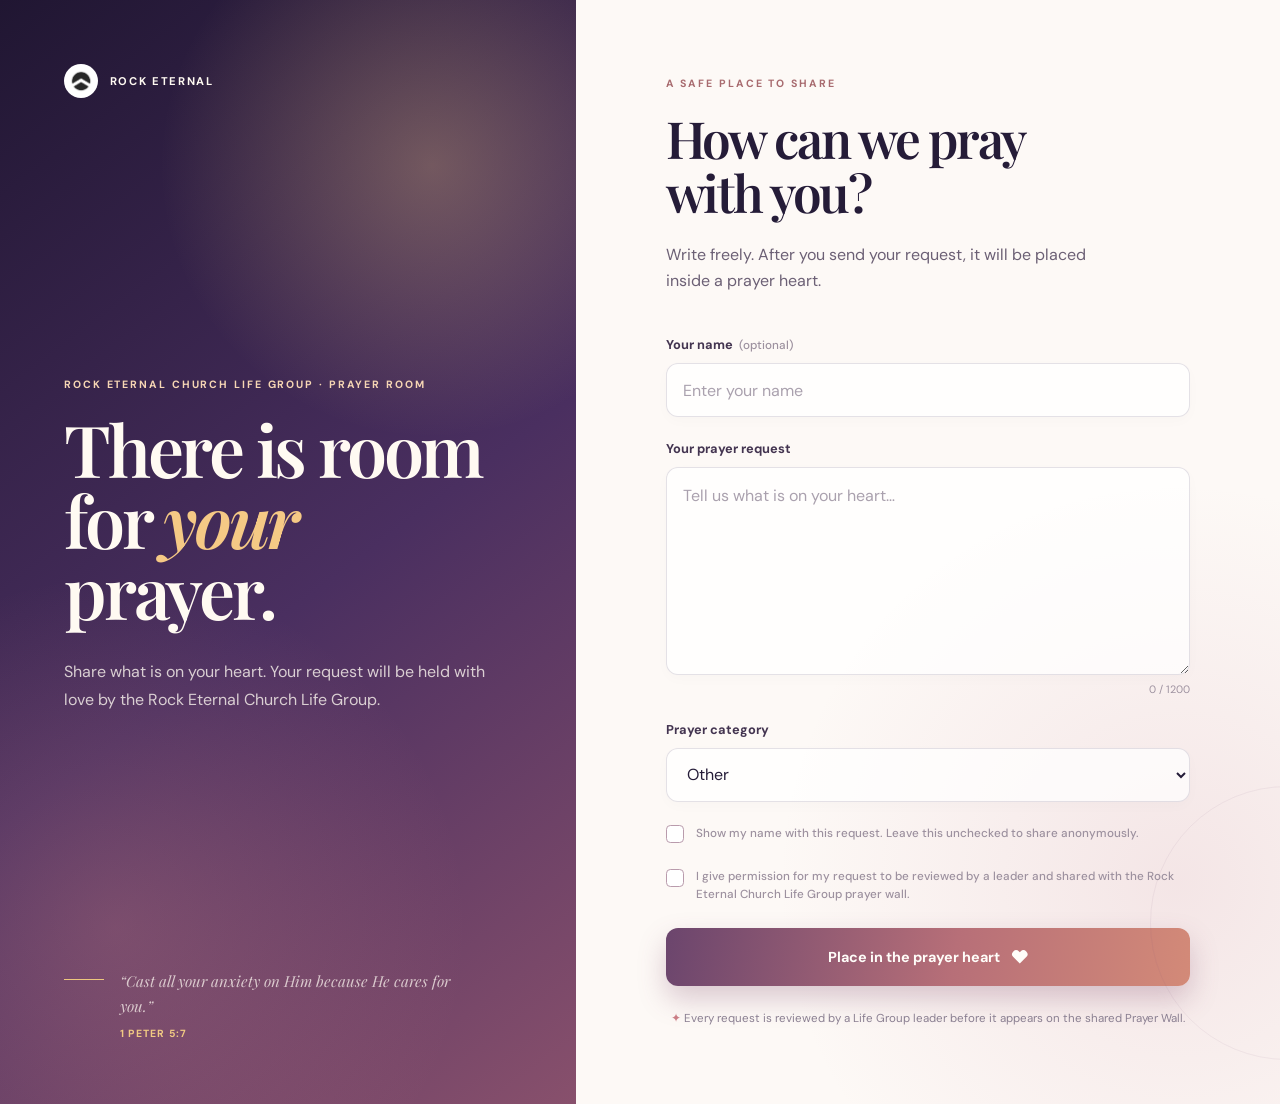
<file: index.html>
<!doctype html>
<html lang="en">
  <head>
    <meta charset="UTF-8" />
    <meta name="viewport" content="width=device-width, initial-scale=1.0" />
    <meta name="theme-color" content="#211739" />
    <meta name="description" content="A private prayer request space for Rock Eternal Church Life Group." />
    <title>Prayer Requests · Rock Eternal Church Life Group</title>
    <link rel="preconnect" href="https://fonts.googleapis.com" />
    <link rel="preconnect" href="https://fonts.gstatic.com" crossorigin />
    <link href="https://fonts.googleapis.com/css2?family=DM+Sans:wght@400;500;600;700&amp;family=Playfair+Display:ital,wght@0,600;0,700;1,600&amp;display=swap" rel="stylesheet" />
    <link rel="stylesheet" href="styles.css" />
  </head>
  <body class="page page-request">
    <main class="request-layout">
      <section class="brand-panel" aria-labelledby="group-name">
        <a class="brand" href="index.html" aria-label="Rock Eternal Church Life Group home">
          <span class="brand-mark"><img src="assets/rock-eternal-mark.png" alt="Rock Eternal Church mark" /></span>
          <span>ROCK ETERNAL</span>
        </a>

        <div class="brand-copy">
          <p class="eyebrow">ROCK ETERNAL CHURCH LIFE GROUP · PRAYER ROOM</p>
          <h1 id="group-name">There is room<br />for <em>your</em> prayer.</h1>
          <p class="lead">Share what is on your heart. Your request will be held with love by the Rock Eternal Church Life Group.</p>
        </div>

        <div class="verse">
          <span class="verse-line"></span>
          <p>“Cast all your anxiety on Him because He cares for you.”</p>
          <span>1 Peter 5:7</span>
        </div>
      </section>

      <section class="form-panel" aria-labelledby="request-title">
        <div class="form-shell">
          <p class="eyebrow accent">A SAFE PLACE TO SHARE</p>
          <h2 id="request-title">How can we pray<br />with you?</h2>
          <p class="form-intro">Write freely. After you send your request, it will be placed inside a prayer heart.</p>

          <form id="prayer-form" novalidate>
            <div class="field-wrap">
              <label for="name">Your name <span>(optional)</span></label>
              <input id="name" name="name" type="text" autocomplete="name" placeholder="Enter your name" maxlength="70" />
            </div>

            <div class="field-wrap">
              <label for="prayer">Your prayer request</label>
              <textarea id="prayer" name="prayer" rows="7" required maxlength="1200" placeholder="Tell us what is on your heart…"></textarea>
              <div class="field-footer">
                <p class="error-message" id="form-error" role="alert" aria-live="polite"></p>
                <span id="character-count">0 / 1200</span>
              </div>
            </div>

            <div class="field-wrap compact-field">
              <label for="category">Prayer category</label>
              <select id="category" name="category">
                <option value="health">Health &amp; healing</option>
                <option value="family">Family &amp; relationships</option>
                <option value="urgent">Urgent need</option>
                <option value="praise">Praise report</option>
                <option value="other" selected>Other</option>
              </select>
            </div>

            <label class="consent-row" for="show-name">
              <input id="show-name" name="show-name" type="checkbox" />
              <span class="consent-box" aria-hidden="true">✓</span>
              <span>Show my name with this request. Leave this unchecked to share anonymously.</span>
            </label>

            <label class="consent-row" for="share-consent">
              <input id="share-consent" name="share-consent" type="checkbox" />
              <span class="consent-box" aria-hidden="true">✓</span>
              <span>I give permission for my request to be reviewed by a leader and shared with the Rock Eternal Church Life Group prayer wall.</span>
            </label>

            <button class="send-button" type="submit">
              <span>Place in the prayer heart</span>
              <svg aria-hidden="true" viewBox="0 0 24 24"><path d="M20.84 4.61a5.5 5.5 0 0 0-7.78 0L12 5.67l-1.06-1.06a5.5 5.5 0 0 0-7.78 7.78L12 21.23l8.84-8.84a5.5 5.5 0 0 0 0-7.78Z" /></svg>
            </button>
          </form>

          <p class="privacy-note"><span aria-hidden="true">✦</span> Every request is reviewed by a Life Group leader before it appears on the shared Prayer Wall.</p>
        </div>
      </section>
    </main>

    <script src="script.js"></script>
  </body>
</html>
</file>
<file: styles.css>
:root {
  --ink: #251c38;
  --muted: #6c6075;
  --cream: #fffdf9;
  --plum: #3b2859;
  --rose: #d78187;
  --gold: #f0c676;
  --line: rgba(52, 35, 77, 0.13);
  font-family: "DM Sans", sans-serif;
  color: var(--ink);
  background: #fcf8f5;
}

* { box-sizing: border-box; }
html { min-height: 100%; }
body { min-height: 100vh; margin: 0; }
button, input, textarea, select { font: inherit; }
button { cursor: pointer; }
a { color: inherit; text-decoration: none; }

.page {
  overflow-x: hidden;
  background:
    radial-gradient(circle at 7% 12%, rgba(250, 208, 128, .22), transparent 22rem),
    radial-gradient(circle at 92% 80%, rgba(197, 127, 147, .16), transparent 25rem),
    #fdf9f6;
}

.page::before,
.page::after {
  content: "";
  position: fixed;
  width: 17rem;
  height: 17rem;
  pointer-events: none;
  border: 1px solid rgba(130, 90, 125, .08);
  border-radius: 50%;
}
.page::before { top: -9rem; left: -8rem; }
.page::after { right: -9rem; bottom: -10rem; }

.brand { display: inline-flex; align-items: center; gap: .7rem; font-size: .7rem; font-weight: 700; letter-spacing: .15em; }
.brand-mark { display: grid; width: 2.15rem; height: 2.15rem; overflow: hidden; border-radius: 50%; background: #292929; }
.brand-mark img { width: 100%; height: 100%; object-fit: cover; mix-blend-mode: screen; }
.eyebrow { margin: 0 0 1.4rem; color: #887083; font-size: .66rem; font-weight: 700; letter-spacing: .18em; }
.eyebrow.accent { color: #a86b6f; }

.request-layout { display: grid; min-height: 100vh; grid-template-columns: minmax(330px, .9fr) minmax(500px, 1.1fr); }
.brand-panel { position: relative; display: flex; flex-direction: column; padding: clamp(2rem, 5vw, 5.5rem); color: #fffaf2; overflow: hidden; background: linear-gradient(143deg, #201632 0%, #4a2f60 54%, #88506c 100%); }
.brand-panel::before { content: ""; position: absolute; inset: 0; background: radial-gradient(circle at 75% 15%, rgba(250,207,137,.30), transparent 17rem), radial-gradient(circle at 20% 84%, rgba(235,150,142,.23), transparent 22rem); pointer-events: none; }
.brand-panel > * { position: relative; z-index: 1; }
.brand-panel .brand-mark { background: #fff; }
.brand-panel .brand-mark img { mix-blend-mode: normal; }
.brand-copy { max-width: 34rem; margin: auto 0; padding: 5rem 0 3.5rem; }
.brand-copy .eyebrow { color: #f6d6b4; }
h1, h2 { margin: 0; font-family: "Playfair Display", Georgia, serif; font-weight: 600; letter-spacing: -.045em; }
.brand-copy h1 { font-size: clamp(3rem, 5.6vw, 5.6rem); line-height: .99; }
h1 em, h2 em { color: #f5c985; font-weight: 600; }
.lead { max-width: 31rem; margin: 2rem 0 0; color: rgba(255,250,242,.78); font-size: 1rem; line-height: 1.75; }
.verse { display: grid; grid-template-columns: 2.5rem 1fr; column-gap: 1rem; max-width: 26rem; align-items: start; color: rgba(255,250,242,.72); }
.verse-line { width: 100%; height: 1px; margin-top: .62rem; background: #edc77e; }
.verse p { margin: 0; font-family: "Playfair Display", Georgia, serif; font-size: .95rem; line-height: 1.6; font-style: italic; }
.verse span:last-child { grid-column: 2; margin-top: .55rem; color: #f1ca83; font-size: .65rem; font-weight: 700; letter-spacing: .12em; text-transform: uppercase; }

.form-panel { display: grid; place-items: center; padding: clamp(2.5rem, 6vw, 6rem) clamp(1.6rem, 7vw, 8rem); }
.form-shell { width: min(100%, 34rem); }
.form-shell h2 { font-size: clamp(2.5rem, 4vw, 4.1rem); line-height: 1.05; }
.form-intro { max-width: 27rem; margin: 1.4rem 0 2.6rem; color: var(--muted); line-height: 1.65; }
.field-wrap { margin-bottom: 1.45rem; }
label { display: flex; align-items: baseline; gap: .4rem; margin-bottom: .62rem; color: #433450; font-size: .8rem; font-weight: 700; }
label span { color: #9d919f; font-size: .73rem; font-weight: 500; }
input, textarea, select { display: block; width: 100%; border: 1px solid var(--line); border-radius: .75rem; outline: none; color: var(--ink); background: rgba(255,255,255,.72); box-shadow: 0 4px 14px rgba(46, 27, 65, .02); transition: border-color .2s, box-shadow .2s, background .2s; }
input { height: 3.35rem; padding: 0 1rem; }
select { height: 3.35rem; padding: 0 2.5rem 0 1rem; appearance: auto; }
textarea { min-height: 10.5rem; padding: 1rem; resize: vertical; line-height: 1.55; }
input::placeholder, textarea::placeholder { color: #aaa1ae; }
input:focus, textarea:focus, select:focus { border-color: #bd7f91; background: #fff; box-shadow: 0 0 0 4px rgba(207, 135, 144, .14); }
textarea[aria-invalid="true"] { border-color: #bc5e6b; box-shadow: 0 0 0 4px rgba(188, 94, 107, .12); }
.field-footer { display: flex; justify-content: space-between; min-height: 1.1rem; margin-top: .45rem; color: #9d919f; font-size: .67rem; }
.error-message { margin: 0; color: #af4d5b; font-weight: 600; }
.compact-field { margin-top: -.1rem; }
.consent-row { position: relative; display: grid; grid-template-columns: 1.18rem 1fr; gap: .7rem; align-items: start; margin: .1rem 0 1.55rem; cursor: pointer; color: #75677a; font-size: .73rem; font-weight: 500; line-height: 1.5; }
.consent-row input { position: absolute; width: 1px; height: 1px; opacity: 0; }
.consent-box { display: grid; width: 1.15rem; height: 1.15rem; place-items: center; margin-top: .02rem; border: 1px solid #b99bac; border-radius: .27rem; color: transparent; background: #fff; font-size: .72rem; transition: background .2s, border-color .2s, color .2s; }
.consent-row input:checked + .consent-box { border-color: #a86b78; color: #fff; background: #a86b78; }
.consent-row input:focus-visible + .consent-box { outline: 3px solid rgba(207, 135, 144, .22); outline-offset: 2px; }
.send-button { display: flex; width: 100%; height: 3.6rem; align-items: center; justify-content: center; gap: .7rem; border: 0; border-radius: .75rem; color: #fffdf9; background: linear-gradient(100deg, #6b456d, #b76f78 55%, #d38a78); box-shadow: 0 13px 28px rgba(127, 69, 103, .27); font-size: .9rem; font-weight: 700; transition: transform .2s, box-shadow .2s, opacity .2s; }
.send-button:hover { transform: translateY(-2px); box-shadow: 0 16px 32px rgba(127, 69, 103, .34); }
.send-button:focus-visible, .quiet-link:focus-visible { outline: 3px solid #e8c174; outline-offset: 3px; }
.send-button:disabled { cursor: wait; opacity: .85; transform: none; }
.send-button.is-sending svg { animation: heartbeat .65s infinite alternate; }
.send-button svg { width: 1.1rem; fill: currentColor; }
.privacy-note { margin: 1.5rem auto 0; color: #8a7f91; font-size: .72rem; line-height: 1.5; text-align: center; }
.privacy-note span { color: #ca7d85; }

.heart-page { position: relative; display: flex; min-height: 100vh; flex-direction: column; align-items: center; padding: 1.8rem clamp(1.25rem, 4vw, 4.8rem) 2.2rem; }
.heart-header { display: flex; width: min(100%, 88rem); align-items: center; justify-content: space-between; }
.header-links { display: flex; align-items: center; gap: 1.25rem; }
.quiet-link { color: #715d77; font-size: .78rem; font-weight: 700; }
.quiet-link span { margin-left: .28rem; color: #b87579; font-size: 1.1rem; }
.heart-intro { position: relative; z-index: 2; margin: clamp(2.6rem, 5vw, 4rem) 0 -1.5rem; text-align: center; }
.heart-intro .eyebrow { margin-bottom: .9rem; }
.heart-intro h1 { font-size: clamp(2.6rem, 5vw, 4.6rem); line-height: .98; }
.heart-intro > p:last-child { margin: 1.1rem 0 0; color: #796b7d; font-size: .95rem; }
.heart-stage { position: relative; width: min(100%, 44rem); height: clamp(27rem, 52vw, 36rem); margin: 0 auto; }
.heart-shape { position: absolute; inset: 0; width: 100%; height: 100%; filter: drop-shadow(0 20px 35px rgba(100, 58, 100, .14)); animation: heart-breathe 3.8s ease-in-out infinite; }
.prayer-note { position: absolute; z-index: 2; top: 5%; left: 50%; width: min(50%, 20rem); min-height: 12rem; padding: 1.3rem 1.35rem 1rem; overflow: hidden; border: 1px solid rgba(131, 89, 104, .24); border-radius: .45rem; opacity: 0; background: linear-gradient(150deg, #fffdf7, #f8edda); box-shadow: 0 12px 28px rgba(77, 44, 76, .23); transform: translate(-50%, -125%) rotate(6deg) scale(.82); transform-origin: 50% 0; }
.prayer-note::after { content: ""; position: absolute; inset: .4rem; border: 1px solid rgba(185, 139, 114, .18); pointer-events: none; }
.prayer-note.is-landed { animation: paper-arrives 1.75s cubic-bezier(.18,.88,.18,1.12) forwards; }
.note-pin { position: absolute; z-index: 1; top: .48rem; left: 50%; width: .7rem; height: .7rem; border-radius: 50%; background: linear-gradient(135deg, #e4bd75, #a66265); box-shadow: 0 1px 3px rgba(79, 41, 54, .36); transform: translateX(-50%); }
.note-label { position: relative; z-index: 1; margin: .65rem 0 .8rem; color: #a4666f; font-size: .55rem; font-weight: 700; letter-spacing: .16em; }
.note-name { position: relative; z-index: 1; margin: 0 0 .7rem; color: #523d5b; font-family: "Playfair Display", Georgia, serif; font-size: clamp(1.15rem, 2vw, 1.45rem); font-weight: 600; line-height: 1.1; }
.note-message { position: relative; z-index: 1; display: -webkit-box; max-height: 8.2rem; margin: 0; overflow: auto; color: #5d5061; font-family: "Playfair Display", Georgia, serif; font-size: clamp(.78rem, 1.55vw, .96rem); line-height: 1.45; -webkit-box-orient: vertical; }
.note-footer { position: absolute; z-index: 1; right: 1.35rem; bottom: .85rem; left: 1.35rem; display: flex; justify-content: space-between; color: #a47a76; font-size: .56rem; font-weight: 700; letter-spacing: .08em; text-transform: uppercase; }
.sparkle { position: absolute; z-index: 3; color: #d99a79; font-size: 1rem; animation: twinkle 2.5s ease-in-out infinite; }
.sparkle-one { top: 29%; left: 5%; animation-delay: -.8s; }.sparkle-two { top: 47%; right: 4%; color: #a977a2; animation-delay: -1.7s; }.sparkle-three { bottom: 8%; left: 16%; color: #e8c275; animation-delay: -.2s; }.sparkle-four { top: 16%; right: 18%; color: #e8c275; animation-delay: -1.2s; }
.heart-closing { max-width: 34rem; margin: -1.3rem 0 0; color: #837386; font-family: "Playfair Display", Georgia, serif; font-size: .83rem; font-style: italic; line-height: 1.5; text-align: center; }.heart-closing span { display: inline-block; margin-left: .35rem; color: #ad7980; font-family: "DM Sans", sans-serif; font-size: .62rem; font-style: normal; font-weight: 700; letter-spacing: .08em; text-transform: uppercase; }
.group-preview { width: min(100%, 66rem); margin: 3.5rem auto 1rem; padding: 2rem 0 0; border-top: 1px solid rgba(82, 58, 88, .12); }
.section-heading { display: flex; align-items: end; justify-content: space-between; gap: 1rem; margin-bottom: 1.35rem; }.section-heading .eyebrow { margin-bottom: .6rem; }.section-heading h2 { font-size: clamp(1.65rem, 3vw, 2.3rem); line-height: 1.05; }.section-heading h2 em { color: #b16f78; }.wall-link { flex: 0 0 auto; padding-bottom: .25rem; color: #9e6871; font-size: .73rem; font-weight: 700; }.wall-link span { margin-left: .22rem; font-size: 1rem; }
.preview-list { display: grid; grid-template-columns: repeat(3, 1fr); gap: .9rem; }.preview-card { min-height: 8rem; padding: 1.15rem; border: 1px solid rgba(107, 75, 102, .12); border-radius: .8rem; background: rgba(255,255,255,.65); box-shadow: 0 9px 22px rgba(88, 59, 83, .035); }.preview-card h3 { margin: 0 0 .55rem; color: #5a405f; font-family: "Playfair Display", Georgia, serif; font-size: 1.1rem; }.preview-card p { display: -webkit-box; margin: 0; overflow: hidden; color: #766778; font-size: .78rem; line-height: 1.55; -webkit-box-orient: vertical; -webkit-line-clamp: 3; }.loading-text { margin: 0; color: #817486; font-size: .82rem; line-height: 1.55; }

.page-wall { min-height: 100vh; }.wall-page { width: min(100%, 73rem); min-height: 100vh; margin: 0 auto; padding: 1.8rem clamp(1.25rem, 4vw, 4.8rem) 4.5rem; }.wall-intro { max-width: 42rem; margin: clamp(4rem, 8vw, 7.5rem) auto 2.15rem; text-align: center; }.wall-intro .eyebrow { margin-bottom: .9rem; }.wall-intro h1 { font-size: clamp(3rem, 6vw, 5.3rem); line-height: .96; }.wall-intro > p:last-child { max-width: 29rem; margin: 1.3rem auto 0; color: #77687b; line-height: 1.65; }.wall-filters, .dashboard-filters { display: flex; flex-wrap: wrap; justify-content: center; gap: .55rem; margin: 0 0 1.5rem; }.filter-button { border: 1px solid rgba(142, 94, 116, .22); border-radius: 999px; padding: .55rem .85rem; color: #80697d; background: rgba(255,255,255,.5); font-size: .7rem; font-weight: 700; transition: color .18s, background .18s, border-color .18s; }.filter-button:hover, .filter-button.is-active { border-color: #a66b78; color: #fff; background: #a66b78; }.wall-list { display: grid; grid-template-columns: repeat(2, minmax(0, 1fr)); gap: 1rem; }.wall-list > .loading-text { grid-column: 1 / -1; padding: 2rem; text-align: center; }.wall-card { display: flex; min-height: 16rem; flex-direction: column; padding: 1.55rem; border: 1px solid rgba(104, 74, 101, .14); border-radius: 1rem; background: linear-gradient(145deg, rgba(255,255,255,.92), rgba(255,248,241,.72)); box-shadow: 0 12px 28px rgba(83, 52, 83, .06); }.wall-card-top { display: flex; align-items: start; justify-content: space-between; gap: 1rem; }.wall-card h2 { color: #523c5a; font-size: 1.5rem; line-height: 1.1; }.wall-card-top span { color: #ab7478; font-size: .54rem; font-weight: 700; letter-spacing: .1em; white-space: nowrap; }.wall-message { margin: 1rem 0 auto; color: #6b5e6f; font-family: "Playfair Display", Georgia, serif; font-size: .96rem; line-height: 1.55; white-space: pre-line; }.wall-card-footer { display: flex; align-items: center; justify-content: space-between; gap: 1rem; margin-top: 1.25rem; color: #92717d; font-size: .7rem; font-weight: 700; }.pray-button { border: 1px solid rgba(175, 109, 119, .46); border-radius: 999px; padding: .53rem .78rem; color: #a0626e; background: transparent; font-size: .68rem; font-weight: 700; transition: background .18s, color .18s, transform .18s; }.pray-button:hover { color: #fff; background: #aa6b74; transform: translateY(-1px); }.pray-button:disabled { cursor: default; opacity: .75; }.wall-error { min-height: 1.2rem; margin: 1rem 0 0; color: #af4d5b; font-size: .8rem; text-align: center; }

.page-admin { min-height: 100vh; }.admin-page { width: min(100%, 84rem); min-height: 100vh; margin: 0 auto; padding: 1.8rem clamp(1.25rem, 4vw, 4.8rem) 4.5rem; }.admin-login { width: min(100%, 29rem); margin: clamp(4rem, 10vw, 8rem) auto; padding: clamp(1.6rem, 4vw, 2.6rem); border: 1px solid rgba(107, 78, 104, .14); border-radius: 1.25rem; background: rgba(255,255,255,.64); box-shadow: 0 24px 70px rgba(73, 45, 81, .08); }.admin-login h1, .dashboard-intro h1 { font-size: clamp(2.65rem, 5vw, 4.6rem); line-height: .98; }.admin-login > p:not(.eyebrow) { margin: 1.2rem 0 1.8rem; color: #75677a; line-height: 1.6; }.admin-login form { display: grid; gap: .75rem; }.admin-login form label { margin: 0; }.admin-login .send-button { margin-top: .45rem; }.login-error { min-height: 1rem; margin: -.25rem 0 0; color: #af4d5b; font-size: .74rem; font-weight: 600; }.dashboard-intro { display: flex; align-items: end; justify-content: space-between; gap: 2rem; margin: 4rem 0 2.2rem; }.dashboard-intro .eyebrow { margin-bottom: .7rem; }.text-button { border: 0; border-bottom: 1px solid currentColor; padding: 0 0 .18rem; color: #9b6370; background: transparent; font-size: .75rem; font-weight: 700; }.summary-grid { display: grid; grid-template-columns: repeat(4, 1fr); gap: 1rem; margin-bottom: 2.3rem; }.summary-card { padding: 1.25rem; border: 1px solid rgba(105, 74, 100, .12); border-radius: .85rem; background: rgba(255,255,255,.6); }.summary-card strong { display: block; color: #523b5a; font-family: "Playfair Display", Georgia, serif; font-size: 2rem; font-weight: 600; line-height: 1; }.summary-card span { display: block; margin-top: .45rem; color: #8a7486; font-size: .7rem; font-weight: 700; }.dashboard-toolbar { display: flex; align-items: start; justify-content: space-between; gap: 1.2rem; margin-bottom: 1.3rem; }.dashboard-filters { justify-content: start; margin: 0; }.dashboard-message { min-height: 1rem; margin: .5rem 0 0; color: #a0636d; font-size: .74rem; font-weight: 700; text-align: right; }.admin-request-list { display: grid; gap: 1rem; }.admin-request-card { padding: 1.4rem; border: 1px solid rgba(103, 73, 100, .14); border-radius: 1rem; background: rgba(255,255,255,.72); box-shadow: 0 11px 28px rgba(71, 47, 79, .04); }.admin-card-top { display: flex; align-items: center; justify-content: space-between; gap: 1rem; margin-bottom: 1.1rem; }.status-chip { border-radius: 999px; padding: .32rem .58rem; font-size: .59rem; font-weight: 700; letter-spacing: .08em; text-transform: uppercase; }.status-pending { color: #8e642c; background: #fbefd2; }.status-published { color: #646455; background: #e8edcc; }.status-answered { color: #6d537c; background: #eee1f4; }.status-archived { color: #777078; background: #ece9e8; }.request-date { color: #9d919f; font-size: .7rem; }.admin-field-grid { display: grid; grid-template-columns: minmax(0, 1.15fr) minmax(0, 1fr) minmax(0, 1.35fr); gap: .8rem; }.admin-field { display: block; margin: 0; }.admin-field > span { display: block; margin: 0 0 .4rem; color: #7c6c7d; font-size: .65rem; font-weight: 700; }.admin-field input, .admin-field select { height: 2.85rem; border-radius: .6rem; font-size: .85rem; }.admin-field textarea { min-height: 7.7rem; border-radius: .6rem; font-size: .85rem; }.message-field { margin-top: .85rem; }.admin-card-controls, .admin-actions { display: flex; align-items: center; justify-content: space-between; gap: 1rem; margin-top: 1rem; }.admin-show-name { display: inline-flex; align-items: center; gap: .5rem; margin: 0; color: #766778; font-size: .72rem; font-weight: 500; }.admin-show-name input { width: auto; height: auto; accent-color: #aa6b74; }.admin-prayer-count { color: #9a7580; font-size: .68rem; font-weight: 700; }.save-button, .delete-button { border-radius: .55rem; padding: .62rem .82rem; font-size: .7rem; font-weight: 700; }.save-button { border: 0; color: #fff; background: #a66b78; }.save-button:disabled { opacity: .65; }.delete-button { border: 1px solid rgba(161, 89, 99, .36); color: #a35a65; background: transparent; }

@keyframes paper-arrives { 0% { opacity: 0; transform: translate(-50%, -125%) rotate(6deg) scale(.82); } 45% { opacity: 1; } 75% { transform: translate(-50%, 77%) rotate(-2.5deg) scale(1.03); } 100% { opacity: 1; transform: translate(-50%, 79%) rotate(-1.5deg) scale(1); } }
@keyframes heart-breathe { 0%, 100% { transform: scale(1); } 50% { transform: scale(1.015); } }
@keyframes twinkle { 0%, 100% { opacity: .2; transform: scale(.75) rotate(0); } 50% { opacity: 1; transform: scale(1.15) rotate(22deg); } }
@keyframes heartbeat { from { transform: scale(1); } to { transform: scale(1.18); } }

@media (max-width: 800px) {
  .request-layout { grid-template-columns: 1fr; }.brand-panel { min-height: 34rem; }.brand-copy { padding: 4.5rem 0 3.2rem; }.form-panel { padding: 3.8rem 1.45rem 4.5rem; }.heart-intro { margin-top: 3.4rem; }.heart-stage { height: min(33rem, 88vw); }.prayer-note { width: min(54%, 18rem); }.preview-list, .wall-list { grid-template-columns: 1fr; }.summary-grid { grid-template-columns: repeat(2, 1fr); }.admin-field-grid { grid-template-columns: 1fr 1fr; }.admin-field-grid .admin-field:last-child { grid-column: 1 / -1; }
}
@media (max-width: 500px) {
  .brand-panel { min-height: 32rem; padding: 1.6rem 1.5rem 2rem; }.brand-copy { padding: 3.7rem 0 2.7rem; }.brand-copy h1 { font-size: 3.25rem; }.lead { font-size: .93rem; }.heart-page { padding: 1.4rem 1rem 1.8rem; }.quiet-link { font-size: .7rem; }.heart-intro { margin: 3rem 0 -.5rem; }.heart-stage { height: 26rem; width: 26rem; max-width: 110vw; margin-left: -3vw; }.prayer-note { width: 55%; min-height: 10.3rem; padding: 1rem .9rem .75rem; }.note-label { margin: .55rem 0 .55rem; }.note-footer { right: .9rem; bottom: .6rem; left: .9rem; }.heart-closing { margin-top: -1.1rem; padding: 0 .3rem; }.sparkle-one { left: 7%; }.sparkle-two { right: 6%; }.section-heading { align-items: start; flex-direction: column; }.group-preview { margin-top: 3rem; }.wall-page { padding-top: 1.4rem; }.wall-intro { margin: 4rem auto 2.8rem; }.header-links { gap: .7rem; }.admin-page { padding-top: 1.4rem; }.admin-login { margin: 3.5rem auto; }.dashboard-intro, .dashboard-toolbar, .admin-card-controls, .admin-actions { align-items: start; flex-direction: column; }.summary-grid, .admin-field-grid { grid-template-columns: 1fr; }.admin-field-grid .admin-field:last-child { grid-column: auto; }.dashboard-message { text-align: left; }
}
@media (prefers-reduced-motion: reduce) { *, *::before, *::after { scroll-behavior: auto !important; animation-duration: .01ms !important; animation-iteration-count: 1 !important; transition-duration: .01ms !important; } }
</file>
